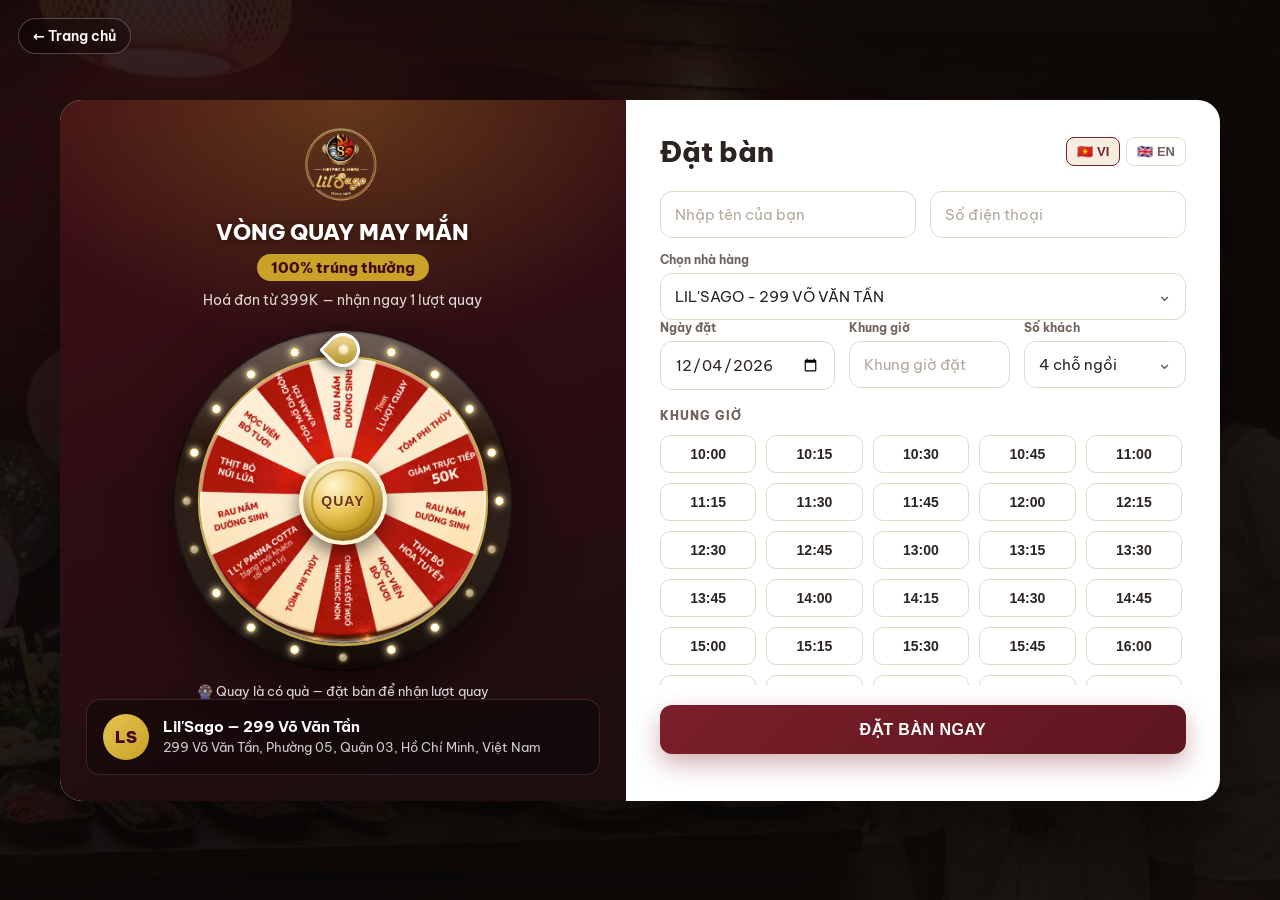
<file: dat-ban.html>
<!DOCTYPE html>
<html lang="vi">
<head>
  <meta charset="UTF-8" />
  <meta name="viewport" content="width=device-width, initial-scale=1.0" />
  <meta name="description" content="Đặt bàn Lil'Sago · Hotpot & More — 299 Võ Văn Tần, Quận 3, TP.HCM. Chọn khung giờ, số khách và quay vòng quay may mắn nhận ưu đãi." />
  <title>Đặt bàn — Lil'Sago · Hotpot &amp; More</title>
  <link rel="preconnect" href="https://fonts.googleapis.com" />
  <link rel="preconnect" href="https://fonts.gstatic.com" crossorigin />
  <link href="https://fonts.googleapis.com/css2?family=Be+Vietnam+Pro:wght@400;500;600;700;800;900&display=swap" rel="stylesheet" />
  <link rel="stylesheet" href="css/booking.css?v=2" />
  <script src="js/analytics.js?v=2"></script>
  <!-- Metricool tracking -->
  <script>function loadScript(a){var b=document.getElementsByTagName("head")[0],c=document.createElement("script");c.type="text/javascript",c.src="https://tracker.metricool.com/resources/be.js",c.onreadystatechange=a,c.onload=a,b.appendChild(c)}loadScript(function(){beTracker.t({hash:"df24e818064cf633b956434a86a965a9"})});</script>
</head>
<body>
  <div class="bg"></div>
  <div class="bg__overlay"></div>

  <a href="index.html" class="back-home" aria-label="Về trang chủ">← Trang chủ</a>

  <main class="bpage">
    <section class="bmodal" data-i18n-scope>
      <!-- ============ PANEL TRÁI: ƯU ĐÃI + VÒNG QUAY ============ -->
      <div class="bm-left">
        <div class="promo-banner">
          <div class="promo-banner__logo">
            <img src="assets/img/logo.png?v=3" alt="Lil'Sago" class="brand-logo"
                 onerror="this.style.display='none';this.nextElementSibling.style.display='flex'" />
            <span class="promo-banner__logo-fb">Lil'Sago<small>SINCE 2015</small></span>
          </div>
          <h2 class="promo-banner__title" data-i18n="promoTitle">VÒNG QUAY MAY MẮN</h2>
          <div class="promo-banner__badge" data-i18n="promoBadge">100% trúng thưởng</div>
          <p class="promo-banner__sub" data-i18n="promoSub">Hoá đơn từ 399K — nhận ngay 1 lượt quay</p>
        </div>

        <div class="wheel-wrap">
          <div class="wheel-frame" id="wheelFrame" aria-hidden="true"><!-- khung + bóng đèn (tĩnh) --></div>
          <div class="wheel" id="wheel"><!-- SVG bánh xe (quay) --></div>
          <div class="wheel-pointer" aria-hidden="true"></div>
          <button class="wheel-hub" id="spinBtn" aria-label="Quay">
            <span data-i18n="spin">QUAY</span>
          </button>
        </div>
        <p class="wheel-caption" data-i18n="wheelCaption">🎡 Vòng quay điều kỳ — đặt bàn để nhận lượt quay</p>
        <p class="wheel-result" id="wheelResult" hidden></p>

        <div class="bm-restaurant">
          <div class="bm-restaurant__logo">LS</div>
          <div class="bm-restaurant__info">
            <h3>Lil'Sago — 299 Võ Văn Tần</h3>
            <p>299 Võ Văn Tần, Phường 05, Quận 03, Hồ Chí Minh, Việt Nam</p>
          </div>
        </div>
      </div>

      <!-- ============ PANEL PHẢI: FORM ============ -->
      <div class="bm-right">
        <div class="bm-right__head">
          <h1 data-i18n="bookTitle">Đặt bàn</h1>
          <div class="lang-toggle" id="langToggle">
            <button class="lang is-active" data-lang="vi">🇻🇳 VI</button>
            <button class="lang" data-lang="en">🇬🇧 EN</button>
          </div>
        </div>

        <form id="bookForm" novalidate>
          <div class="brow">
            <div class="bfield">
              <input type="text" id="fName" name="name" placeholder="Nhập tên của bạn" data-i18n-ph="phName" required />
            </div>
            <div class="bfield">
              <input type="tel" id="fPhone" name="phone" placeholder="Số điện thoại" data-i18n-ph="phPhone" required />
            </div>
          </div>

          <div class="bfield">
            <label class="blabel" data-i18n="lblRestaurant">Chọn nhà hàng</label>
            <div class="bselect">
              <select id="fRestaurant" name="restaurant">
                <option>LIL'SAGO - 299 VÕ VĂN TẦN</option>
              </select>
            </div>
          </div>

          <div class="brow brow--3">
            <div class="bfield">
              <label class="blabel" data-i18n="lblDate">Ngày đặt</label>
              <input type="date" id="fDate" name="date" />
            </div>
            <div class="bfield">
              <label class="blabel" data-i18n="lblTime">Khung giờ</label>
              <input type="text" id="fTime" name="time" placeholder="Khung giờ đặt" data-i18n-ph="phTime" readonly />
            </div>
            <div class="bfield">
              <label class="blabel" data-i18n="lblGuests">Số khách</label>
              <div class="bselect">
                <select id="fGuests" name="guests"><!-- options by JS --></select>
              </div>
            </div>
          </div>

          <p class="slots-title" data-i18n="slotsTitle">KHUNG GIỜ</p>
          <div class="slots" id="slots"><!-- time slots by JS --></div>

          <button type="submit" class="btn-book" id="submitBtn" data-i18n="submit">ĐẶT BÀN NGAY</button>
          <p class="book-msg" id="bookMsg" hidden></p>
        </form>
      </div>
    </section>
  </main>

  <div class="fireworks-layer" id="fireworksLayer" aria-hidden="true"></div>

  <script src="js/booking.js?v=4"></script>
</body>
</html>
</file>
<file: css/booking.css>
/* =========================================================
   Lil'Sago — Trang Đặt bàn (mô phỏng widget iPOS)
   ========================================================= */
:root {
  --red: #7a1f2b;
  --red-dark: #5e161f;
  --red-deep: #3f0e15;
  --gold: #c9a227;
  --gold-light: #e6c352;
  --gold-dark: #a5831c;
  --cream: #f7eedf;
  --ink: #2b2420;
  --muted: #6f625a;
  --line: #e4d9c6;
  --font: "Be Vietnam Pro", "Segoe UI", system-ui, -apple-system, Arial, sans-serif;
}

* { margin: 0; padding: 0; box-sizing: border-box; }
body { font-family: var(--font); color: var(--ink); min-height: 100vh; }

/* ----- Nền tối kiểu ẩm thực (thay bằng ảnh thật nếu có) ----- */
.bg {
  position: fixed; inset: 0; z-index: -2;
  background:
    radial-gradient(900px 500px at 15% 20%, rgba(122, 31, 43, 0.55), transparent 60%),
    radial-gradient(700px 500px at 85% 80%, rgba(201, 162, 39, 0.25), transparent 60%),
    linear-gradient(135deg, #1c1512, #2b201b 55%, #17110e);
  /* Thả ảnh nền tối vào assets/img/bg-food.jpg là tự đổi (gradient là fallback) */
  background-image:
    radial-gradient(900px 500px at 15% 20%, rgba(122, 31, 43, 0.55), transparent 60%),
    linear-gradient(135deg, rgba(20,15,13,0.82), rgba(23,17,14,0.9)),
    url("../assets/img/bg-food.jpg");
  background-size: cover; background-position: center;
}

/* Logo thật */
.promo-banner__logo { min-height: 46px; display: flex; justify-content: center; align-items: center; margin-bottom: 6px; }
.brand-logo { height: 78px; width: auto; display: block; }
.promo-banner__logo-fb { display: none; flex-direction: column; align-items: center; line-height: 1; font-weight: 900; font-size: 26px; color: var(--gold-light); }
.promo-banner__logo-fb small { font-size: 10px; letter-spacing: 4px; color: rgba(255,255,255,0.6); margin-top: 4px; font-weight: 600; }
.promo-banner__sub { margin-top: 10px; font-size: 13.5px; color: rgba(255,255,255,0.85); }
.bg__overlay { position: fixed; inset: 0; z-index: -1; background: rgba(0,0,0,0.35); }

.back-home {
  position: fixed; top: 18px; left: 18px; z-index: 10;
  color: #fff; text-decoration: none; font-weight: 600; font-size: 14px;
  background: rgba(0,0,0,0.35); border: 1px solid rgba(255,255,255,0.25);
  padding: 8px 14px; border-radius: 999px; backdrop-filter: blur(6px);
  transition: background 0.2s ease;
}
.back-home:hover { background: rgba(0,0,0,0.55); }

/* ----- Layout ----- */
.bpage { min-height: 100vh; display: grid; place-items: center; padding: 60px 20px; }
.bmodal {
  width: 100%; max-width: 1160px;
  display: grid; grid-template-columns: 1fr 1.05fr;
  background: #fff; border-radius: 22px; overflow: hidden;
  box-shadow: 0 40px 90px rgba(0,0,0,0.5);
}

/* ============ PANEL TRÁI ============ */
.bm-left {
  position: relative;
  padding: 28px 26px 26px;
  color: #fff;
  background:
    radial-gradient(600px 400px at 50% 0%, rgba(201,162,39,0.28), transparent 60%),
    linear-gradient(160deg, var(--red-deep), #1d0d0f 90%);
  display: flex; flex-direction: column; align-items: center;
}

.promo-banner { text-align: center; margin-bottom: 8px; }
.promo-banner__logo {
  font-weight: 900; font-size: 26px; letter-spacing: 0.5px;
  color: var(--gold-light);
  display: flex; flex-direction: column; align-items: center; line-height: 1;
}
.promo-banner__logo span { font-size: 10px; letter-spacing: 4px; color: rgba(255,255,255,0.6); margin-top: 4px; font-weight: 600; }
.promo-banner__title { font-size: 22px; font-weight: 800; margin: 12px 0 8px; color: #fff; text-shadow: 0 2px 8px rgba(0,0,0,0.4); }
.promo-banner__badge {
  display: inline-block; background: var(--gold); color: var(--red-deep);
  font-weight: 800; padding: 4px 14px; border-radius: 999px; font-size: 15px;
}
.promo-banner__price { margin-top: 12px; display: flex; gap: 12px; align-items: baseline; justify-content: center; }
.promo-banner__price .old { text-decoration: line-through; opacity: 0.6; font-size: 15px; }
.promo-banner__price .new { font-size: 30px; font-weight: 900; color: var(--gold-light); }

/* ----- Vòng quay ----- */
.wheel-wrap { position: relative; width: 340px; height: 340px; margin: 14px 0 6px; }
.wheel-frame { position: absolute; inset: 0; z-index: 0; filter: drop-shadow(0 16px 30px rgba(0,0,0,0.55)); }
.wheel-frame svg { width: 100%; height: 100%; display: block; }
.wheel {
  position: absolute; inset: 8%; z-index: 1; border-radius: 50%;
  transition: transform 4.2s cubic-bezier(0.16, 1, 0.3, 1);
  background-size: cover; background-position: center; background-repeat: no-repeat;
}
.wheel svg { display: block; width: 100%; height: 100%; border-radius: 50%; }
/* Khi dùng ảnh thật (wheel-disc.png) — viền + bóng nhẹ để hoà với khung ngoài */
.wheel--photo { box-shadow: inset 0 0 0 2px rgba(255,255,255,0.5), 0 2px 10px rgba(0,0,0,0.35); }

/* Bóng đèn: idle mờ nhẹ, is-lit thì sáng rực (JS toggle class .is-lit trên .bulb) */
.bulb { opacity: 0.55; transition: opacity 0.12s ease, filter 0.12s ease; }
.bulb.is-lit { opacity: 1; filter: drop-shadow(0 0 5px #ffe9a8) brightness(1.3); }
.bulb-glow, .bulb-spark { opacity: 0.35; }
.wheel-pointer {
  position: absolute; top: 2px; left: 50%; z-index: 4;
  width: 30px; height: 30px;
  transform: translateX(-50%) rotate(45deg);
  background: linear-gradient(135deg, #ffe9a8, #a5831c);
  border: 3px solid #fff; border-radius: 50% 50% 50% 3px;
  box-shadow: 0 4px 9px rgba(0,0,0,0.55);
}
.wheel-pointer {
  width: 34px; height: 34px;
}
.wheel-pointer::after {
  content: ""; position: absolute; top: 50%; left: 50%;
  width: 12px; height: 12px; border-radius: 50%;
  background: radial-gradient(circle at 40% 35%, #fffdf3, #e6c352);
  box-shadow: inset 0 -1px 2px rgba(120,90,20,0.5);
  transform: translate(-50%, -50%);
}
.wheel-hub {
  position: absolute; top: 50%; left: 50%; transform: translate(-50%, -50%);
  width: 88px; height: 88px; border-radius: 50%; z-index: 3;
  background: radial-gradient(circle at 38% 30%, #fff6d3 0%, #eccb62 35%, #c9a227 60%, #9c7418 85%, #7a5a12 100%);
  border: 4px solid #fdf4d6;
  color: #6b3410; font-weight: 900; font-size: 14px; letter-spacing: 1px;
  cursor: pointer;
  box-shadow: 0 8px 18px rgba(0,0,0,0.5), inset 0 -4px 9px rgba(90,60,10,0.55), inset 0 4px 8px rgba(255,255,255,0.75);
  text-shadow: 0 1px 0 rgba(255,255,255,0.5);
  transition: transform 0.15s ease;
}
.wheel-hub::before {
  content: ""; position: absolute; inset: 8px; border-radius: 50%;
  border: 2px solid rgba(122,90,18,0.4); pointer-events: none;
}
.wheel-hub span { position: relative; z-index: 1; }
.wheel-hub:hover { transform: translate(-50%, -50%) scale(1.05); }
.wheel-hub:disabled { cursor: not-allowed; }
.wheel-caption { font-size: 13px; opacity: 0.85; text-align: center; margin-top: 6px; }
.wheel-result {
  margin-top: 8px; text-align: center; font-weight: 800; font-size: 15px;
  color: var(--red-deep); background: var(--gold-light);
  padding: 8px 16px; border-radius: 999px;
}

/* ----- Thẻ nhà hàng ----- */
.bm-restaurant {
  margin-top: auto; width: 100%;
  display: flex; align-items: center; gap: 14px;
  background: rgba(0,0,0,0.3); border: 1px solid rgba(255,255,255,0.12);
  border-radius: 14px; padding: 14px 16px;
}
.bm-restaurant__logo {
  width: 46px; height: 46px; flex: 0 0 46px; border-radius: 50%;
  display: grid; place-items: center; font-weight: 900; color: var(--red-deep);
  background: linear-gradient(135deg, var(--gold-light), var(--gold));
}
.bm-restaurant__info h3 { font-size: 15px; margin-bottom: 3px; }
.bm-restaurant__info p { font-size: 12.5px; opacity: 0.8; line-height: 1.4; }

/* ============ PANEL PHẢI (FORM) ============ */
.bm-right { padding: 34px 34px 30px; display: flex; flex-direction: column; }
.bm-right__head { display: flex; align-items: center; justify-content: space-between; margin-bottom: 22px; }
.bm-right__head h1 { font-size: 28px; font-weight: 800; color: var(--ink); }

.lang-toggle { display: flex; gap: 6px; }
.lang {
  border: 1px solid var(--line); background: #fff; color: var(--muted);
  padding: 6px 10px; border-radius: 8px; font-size: 13px; font-weight: 600; cursor: pointer;
  transition: 0.2s;
}
.lang.is-active { border-color: var(--red); color: var(--red); background: var(--cream); }

.brow { display: grid; grid-template-columns: 1fr 1fr; gap: 14px; margin-bottom: 14px; }
.brow--3 { grid-template-columns: 1fr 1fr 1fr; }
.bfield { display: flex; flex-direction: column; gap: 6px; }
.blabel { font-size: 12px; font-weight: 700; color: var(--muted); text-transform: none; }

.bfield input, .bselect select {
  width: 100%; padding: 13px 14px;
  border: 1.5px solid var(--line); border-radius: 12px;
  font-family: inherit; font-size: 15px; color: var(--ink); background: #fff;
  transition: border 0.2s ease, box-shadow 0.2s ease;
}
.bfield input::placeholder { color: #b3a99c; }
.bfield input:focus, .bselect select:focus {
  outline: none; border-color: var(--gold); box-shadow: 0 0 0 3px rgba(201,162,39,0.22);
}
.bfield input.is-invalid { border-color: var(--red); box-shadow: 0 0 0 3px rgba(122,31,43,0.18); }
.bselect { position: relative; }
.bselect select { appearance: none; -webkit-appearance: none; padding-right: 34px; cursor: pointer; }
.bselect::after {
  content: "⌄"; position: absolute; right: 14px; top: 46%; transform: translateY(-50%);
  color: var(--muted); font-size: 18px; pointer-events: none;
}

.slots-title { font-size: 12px; font-weight: 800; color: var(--muted); letter-spacing: 1px; margin: 18px 0 12px; }
.slots {
  display: grid; grid-template-columns: repeat(5, 1fr); gap: 10px;
  max-height: 250px; overflow-y: auto; padding-right: 4px;
}
.slot {
  border: 1.5px solid var(--line); background: #fff; color: var(--ink);
  padding: 10px 0; border-radius: 10px; font-size: 14px; font-weight: 600;
  cursor: pointer; text-align: center; transition: 0.15s;
}
.slot:hover { border-color: var(--gold); color: var(--red); }
.slot.is-active { background: var(--red); border-color: var(--red); color: #fff; }
.slot.is-past { opacity: 0.35; cursor: not-allowed; text-decoration: line-through; }

.btn-book {
  margin-top: 20px; width: 100%;
  background: linear-gradient(135deg, var(--red), var(--red-dark));
  color: #fff; border: 0; padding: 15px; border-radius: 12px;
  font-size: 16px; font-weight: 800; cursor: pointer; letter-spacing: 0.5px;
  box-shadow: 0 10px 24px rgba(122,31,43,0.35); transition: transform 0.15s ease, box-shadow 0.2s ease;
}
.btn-book:hover { transform: translateY(-2px); box-shadow: 0 14px 30px rgba(122,31,43,0.45); }
.btn-book:disabled { opacity: 0.7; cursor: progress; transform: none; }

.book-msg { margin-top: 14px; text-align: center; font-weight: 700; color: #1e7a3f; }
.book-msg.is-error { color: var(--red); }

/* ===== Pháo hoa khi trúng thưởng ===== */
.fireworks-layer { position: fixed; inset: 0; z-index: 999; pointer-events: none; overflow: hidden; }
.fw-particle {
  position: absolute; width: 8px; height: 8px; border-radius: 50%;
  background: var(--fw-color, #ffd76a);
  box-shadow: 0 0 10px 2px var(--fw-color, #ffd76a);
  transform: translate(-50%, -50%) rotate(var(--angle)) translateX(0) scale(1);
  opacity: 1;
  animation: fw-burst 0.95s ease-out forwards;
}
@keyframes fw-burst {
  0%   { transform: translate(-50%, -50%) rotate(var(--angle)) translateX(0) scale(1); opacity: 1; }
  70%  { opacity: 1; }
  100% { transform: translate(-50%, -50%) rotate(var(--angle)) translateX(var(--dist)) scale(0.15); opacity: 0; }
}

/* Scrollbar cho lưới giờ */
.slots::-webkit-scrollbar { width: 8px; }
.slots::-webkit-scrollbar-thumb { background: var(--line); border-radius: 8px; }

/* ============ RESPONSIVE ============ */
@media (max-width: 900px) {
  .bmodal { grid-template-columns: 1fr; max-width: 560px; }
  .bm-left { padding-bottom: 30px; }
}
@media (max-width: 560px) {
  .bpage { padding: 20px 12px; }
  .bm-right { padding: 24px 20px; }
  .brow, .brow--3 { grid-template-columns: 1fr; }
  .slots { grid-template-columns: repeat(4, 1fr); }
  .bm-right__head h1 { font-size: 24px; }
  .wheel-wrap { width: 300px; height: 300px; }
}
</file>
